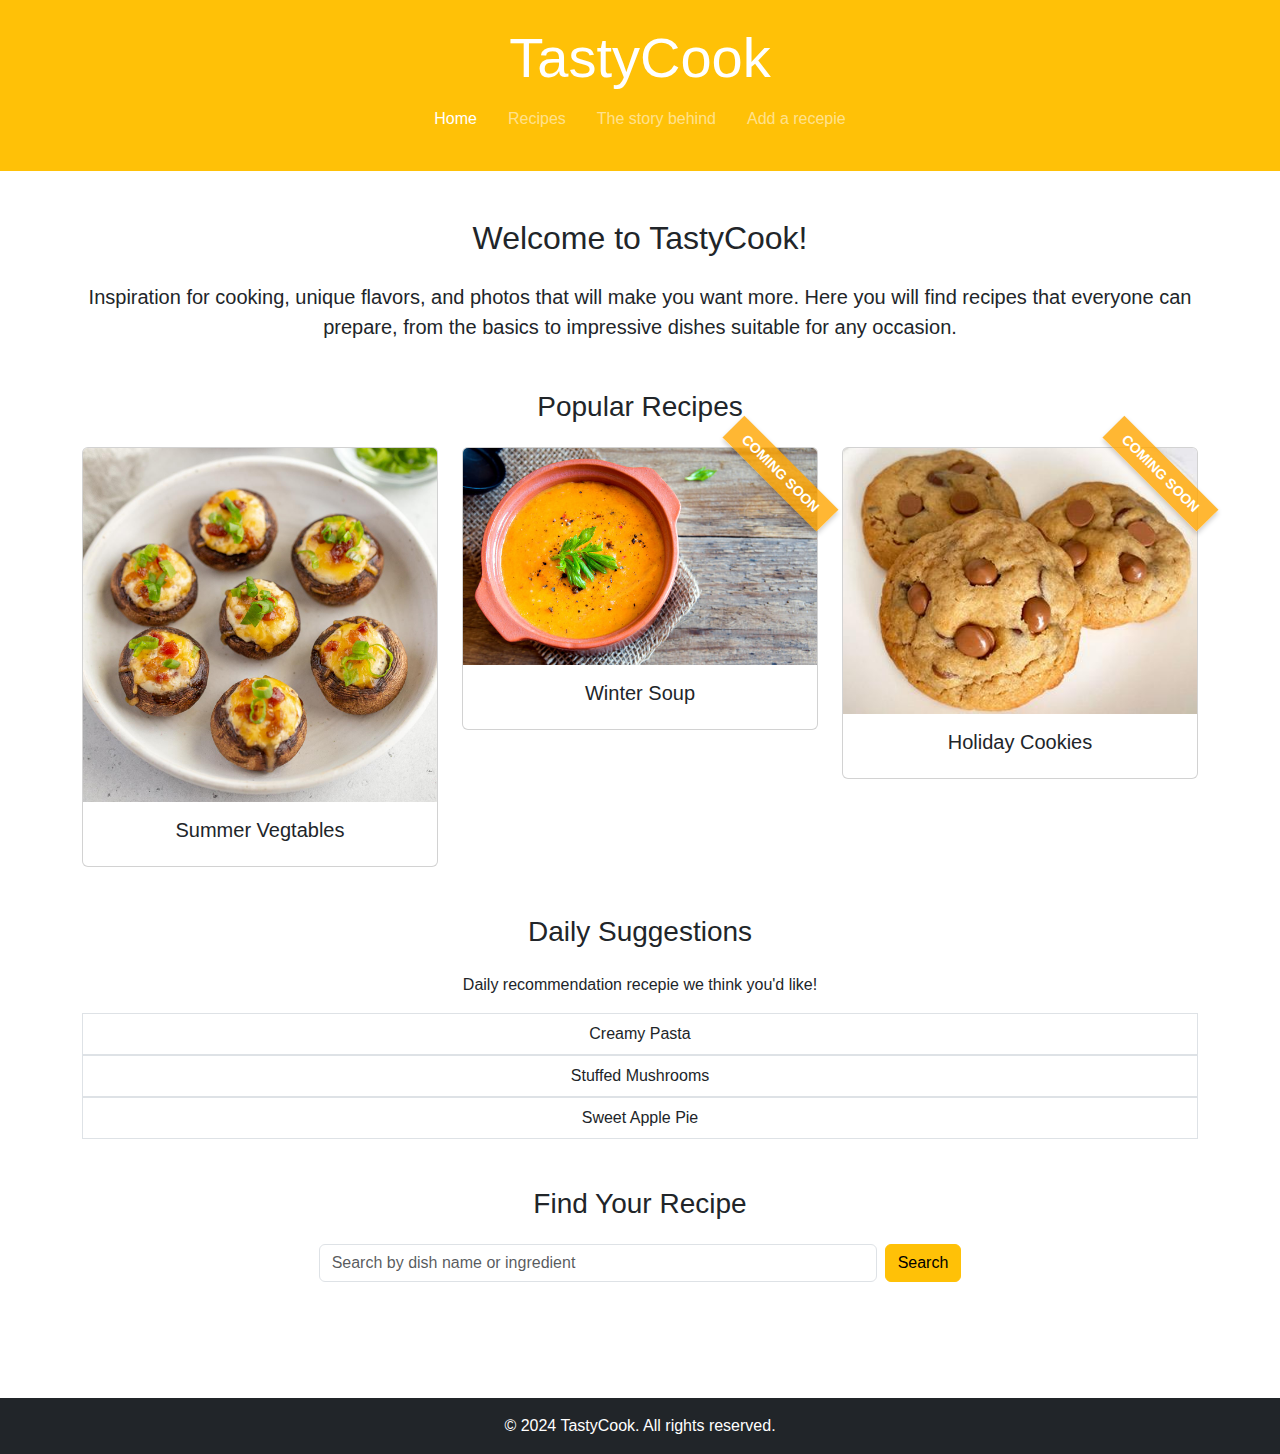
<file: TastyCook/index.html>
<!DOCTYPE html>
<html lang="en">
<head>
    <meta charset="UTF-8">
    <meta name="viewport" content="width=device-width, initial-scale=1.0">
    <title>TastyCook - Home</title>
    <link rel="stylesheet" href="https://cdn.jsdelivr.net/npm/bootstrap@5.3.0/dist/css/bootstrap.min.css">
    <link rel="stylesheet" href="CSS/style.css">
</head>
<body>
    <header class="bg-warning text-white py-4">
        <div class="container">
                <h1 class="display-4 mb-0 text-center">TastyCook</h1>
            </div>
            <nav class="navbar navbar-expand-lg navbar-dark">
                <div class="container-fluid">
                    <button class="navbar-toggler" type="button" data-bs-toggle="collapse" data-bs-target="#navbarNav" aria-controls="navbarNav" aria-expanded="false" aria-label="Toggle navigation">
                        <span class="navbar-toggler-icon"></span>
                    </button>
                    <div class="collapse navbar-collapse" id="navbarNav">
                        <ul class="navbar-nav mx-auto">
                            <li class="nav-item"><a class="nav-link active" href="index.html">Home</a></li>
                            <li class="nav-item"><a class="nav-link" href="files/recepies.html">Recipes</a></li>
                            <li class="nav-item"><a class="nav-link" href="files/story.html">The story behind</a></li>
                            <li class="nav-item"><a class="nav-link" href="files/addRecepie.html">Add a recepie</a></li>
                        </ul>
                    </div>
                </div>
            </nav>
        </div>
    </header>

    <main class="py-5">
        <section class="container text-center mb-5">
            <h2 class="mb-4">Welcome to TastyCook!</h2>
            <p class="lead">Inspiration for cooking, unique flavors, and photos that will make you want more. Here you will find recipes that everyone can prepare, from the basics to impressive dishes suitable for any occasion.</p>
        </section>

        <section class="container mb-5">
            <h3 class="text-center mb-4">Popular Recipes</h3>
            <div class="row g-4">
                <div class="col-md-4">
                    <div class="card">
                        <a href="files/mushroomRecepie.html"><img src="Images/Stuffed-Mushrooms.jpg" class="card-img-top" alt="mushroom"></a>
                        <div class="card-body">
                            <h5 class="card-title">Summer Vegtables</h5>
                        </div>
                    </div>
                </div>
                <div class="col-md-4">
                    <div class="card position-relative" onclick="showPopup()">
                        <a href="#"><img src="Images/soup.jpg" class="card-img-top" alt="soup"></a>
                        <div class="card-body">
                            <h5 class="card-title">Winter Soup</h5>
                        </div>
                        <div class="coming-soon">Coming Soon</div>
                    </div>
                    
                </div>

                <div class="col-md-4">
                    <div class="card position-relative" onclick="showPopup()">
                        <a href="#"><img src="Images/coockies.jpg" class="card-img-top" alt="coockies"></a>
                        <div class="card-body">
                            <h5 class="card-title">Holiday Cookies</h5>
                        </div>
                        <div class="coming-soon">Coming Soon</div>
                    </div>
                </div>
            </div>
        </section>

        <section class="container mb-5">
            <h3 class="text-center mb-4">Daily Suggestions</h3>
            <p class="text-center">Daily recommendation recepie we think you'd like!</p>
            <ul class="list-group list-group-flush text-center">
                <a class="recepie" onclick="showPopup()" href="# "><li class="list-group-item">Creamy Pasta</li></a>
                <a class="recepie"  href="files/mushroomRecepie.html"><li class="list-group-item">Stuffed Mushrooms</li></a>
                <a class="recepie" onclick="showPopup()" href="# "><li class="list-group-item">Sweet Apple Pie</li></a>
            </ul>
        </section>

        <section class="container text-center mb-5">
            <h3 class="mb-4">Find Your Recipe</h3>
            <form class="d-flex justify-content-center" action="files/recepies.html" method="GET">
                <input type="text" name="search" id="search" class="form-control w-50 me-2" placeholder="Search by dish name or ingredient">
                <button type="submit" class="btn btn-warning">Search</button>
            </form>            
        </section>
    </main>

    <footer class="bg-dark text-white text-center py-3">
        <p class="mb-0">&copy; 2024 TastyCook. All rights reserved.</p>
    </footer>
    <script src="https://cdn.jsdelivr.net/npm/bootstrap@5.3.0/dist/js/bootstrap.bundle.min.js"></script>
    <script src="JS/script_recepies.js"></script>
</body>
</html>
</file>
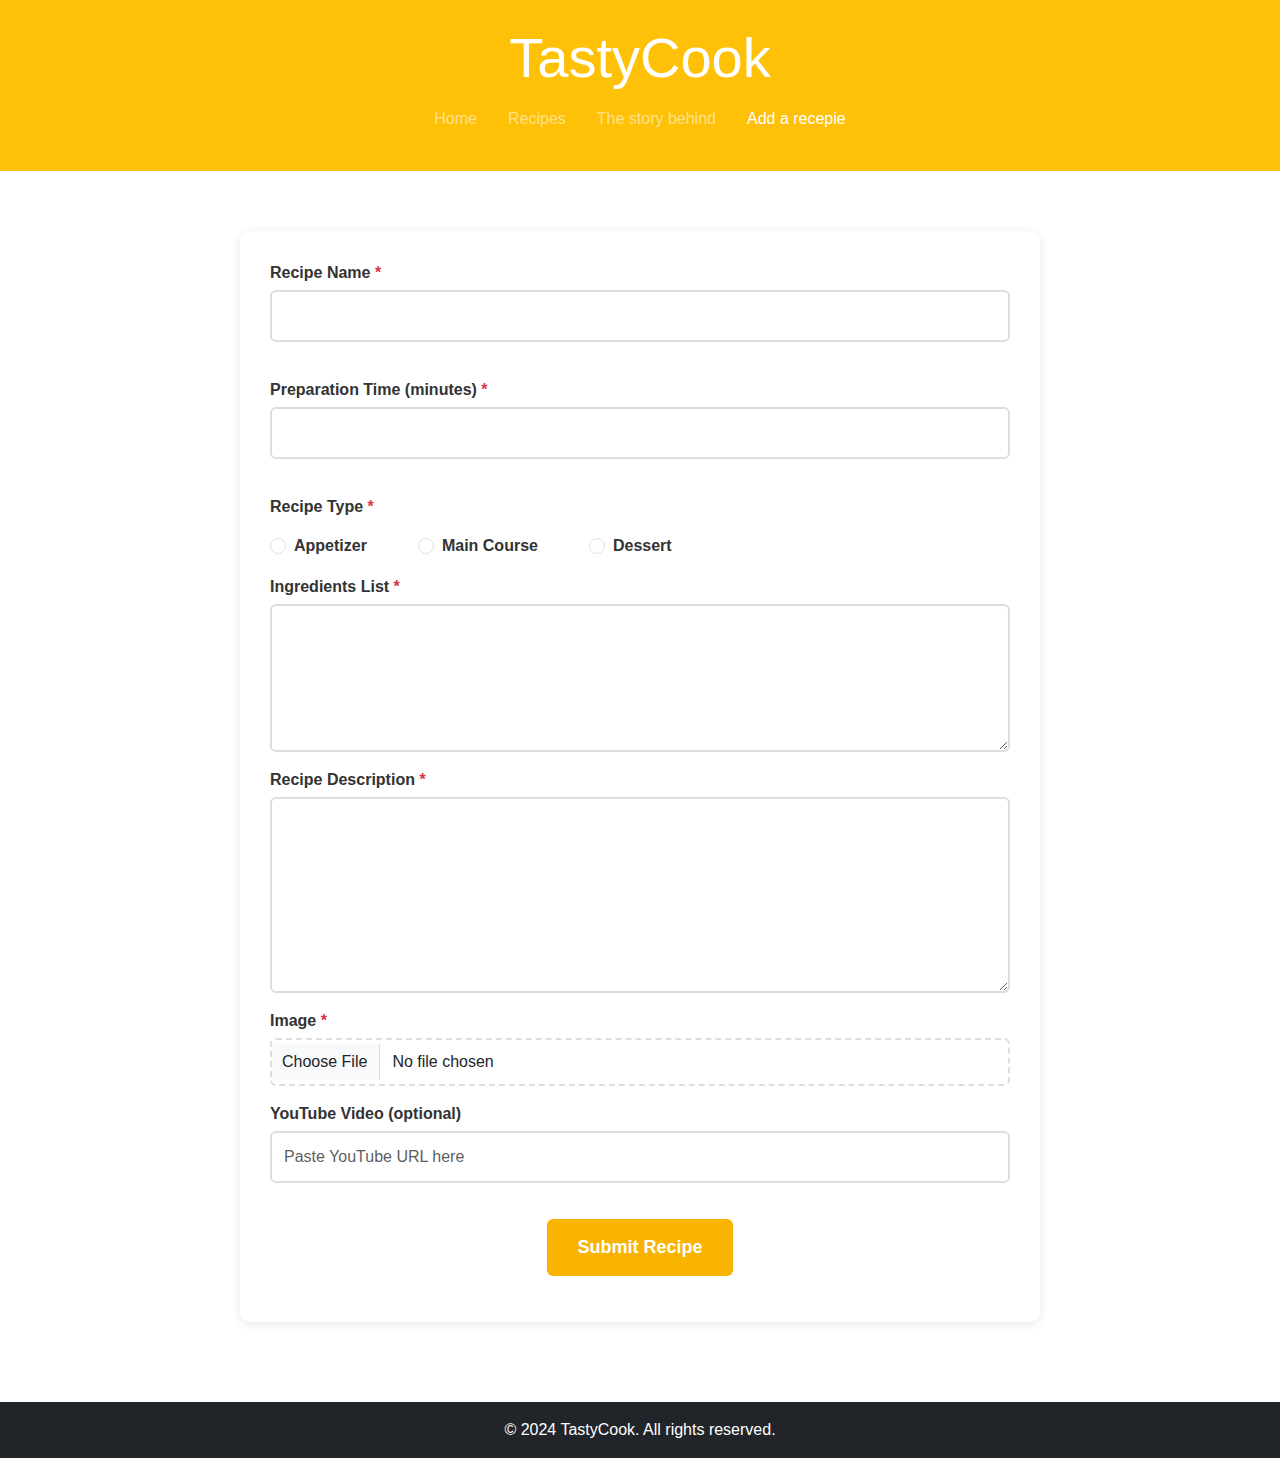
<file: TastyCook/files/addRecepie.html>
<!DOCTYPE html>
<html lang="en">
<head>
    <meta charset="UTF-8">
    <meta name="viewport" content="width=device-width, initial-scale=1.0">
    <title>Add a Recipe</title>
    <link href="https://cdn.jsdelivr.net/npm/bootstrap@5.3.0/dist/css/bootstrap.min.css" rel="stylesheet">
    <link rel="stylesheet" href="../CSS/style.css">
    <link rel="stylesheet" href="../CSS/addRecepie_style.css">

</head>
<body>
    <header class="bg-warning text-white py-4">
        <div class="container">
                <h1 class="display-4 mb-0 text-center">TastyCook</h1>
            </div>
            <nav class="navbar navbar-expand-lg navbar-dark">
                <div class="container-fluid">
                    <button class="navbar-toggler" type="button" data-bs-toggle="collapse" data-bs-target="#navbarNav" aria-controls="navbarNav" aria-expanded="false" aria-label="Toggle navigation">
                        <span class="navbar-toggler-icon"></span>
                    </button>
                    <div class="collapse navbar-collapse" id="navbarNav">
                        <ul class="navbar-nav mx-auto">
                            <li class="nav-item"><a class="nav-link" href="../index.html">Home</a></li>
                            <li class="nav-item"><a class="nav-link" href="recepies.html">Recipes</a></li>
                            <li class="nav-item"><a class="nav-link" href="story.html">The story behind</a></li>
                            <li class="nav-item"><a class="nav-link active" href="addRecepie.html">Add a recepie</a></li>
                        </ul>
                    </div>
                </div>
            </nav>
        </div>
    </header>
    
    <main>
        <section class="form-container">
            <form id="recipeForm" class="needs-validation" novalidate action="../php/addRecepie.php" method="POST" enctype="multipart/form-data">

                <div class="mb-3">
                    <label for="recipeName" class="form-label">Recipe Name <span class="text-danger">*</span></label>
                    <input type="text" class="form-control" id="recipeName" name="recipeName" required>
                    <div class="invalid-feedback">
                        Please enter a recipe name.
                    </div>
                </div>
                
                <div class="mb-3">
                    <label for="prepTime" class="form-label">Preparation Time (minutes) <span class="text-danger">*</span></label>
                    <input type="number" class="form-control" id="prepTime" name="prepTime" required>
                    <div class="invalid-feedback">
                        Please enter preparation time.
                    </div>
                </div>

                <div class="mb-3">
                    <label class="form-label">Recipe Type <span class="text-danger">*</span></label>
                    <div class="radio-group">
                        <div class="form-check form-check-inline">
                            <input type="radio" class="form-check-input" id="appetizer" name="recipeType" value="Appetizer" required>
                            <label class="form-check-label" for="appetizer">Appetizer</label>
                        </div>
                        
                        <div class="form-check form-check-inline">
                            <input type="radio" class="form-check-input" id="mainCourse" name="recipeType" value="Main Course">
                            <label class="form-check-label" for="mainCourse">Main Course</label>
                        </div>
                        
                        <div class="form-check form-check-inline">
                            <input type="radio" class="form-check-input" id="dessert" name="recipeType" value="Dessert">
                            <label class="form-check-label" for="dessert">Dessert</label>
                    </div>
                </div>

                <div class="mb-3">
                    <label for="IngredientsText" class="form-label">Ingredients List <span class="text-danger">*</span></label>
                    <textarea class="form-control" id="IngredientsText" name="IngredientsText" rows="5" required></textarea>
                    <div class="invalid-feedback">
                        Please enter the ingredients.
                    </div>
                </div>
                
                <div class="mb-3">
                    <label for="recipeText" class="form-label">Recipe Description <span class="text-danger">*</span></label>
                    <textarea class="form-control" id="recipeText" name="recipeText" rows="7" required></textarea>
                    <div class="invalid-feedback">
                        Please enter the recipe description.
                    </div>
                </div>

                <div class="mb-3">
                    <label for="recipeImage" class="form-label">Image <span class="text-danger">*</span></label>
                    <input type="file" class="form-control" id="recipeImage" name="recipeImage" accept="image/*" required>
                    <div class="invalid-feedback">
                        Please select an image.
                    </div>
                </div>
                
                <div class="mb-3">
                    <label for="videoUrl" class="form-label">YouTube Video (optional)</label>
                    <input type="url" class="form-control" id="videoUrl" name="videoUrl" placeholder="Paste YouTube URL here">
                </div>
                
                <button type="submit" class="btn btn-warning btn-lg">Submit Recipe</button>
            </form>
            <div id="feedback" class="alert alert-success mt-3 hidden" role="alert">
                Recipe added successfully!
            </div>
        </section>
    </main>
    <footer class="bg-dark text-white text-center py-3">
        <p class="mb-0">&copy; 2024 TastyCook. All rights reserved.</p>
    </footer>
    <script src="https://cdn.jsdelivr.net/npm/bootstrap@5.3.0/dist/js/bootstrap.bundle.min.js"></script>
    <script src="../JS/script_recepies.js"></script>
</body>
</html>
</file>
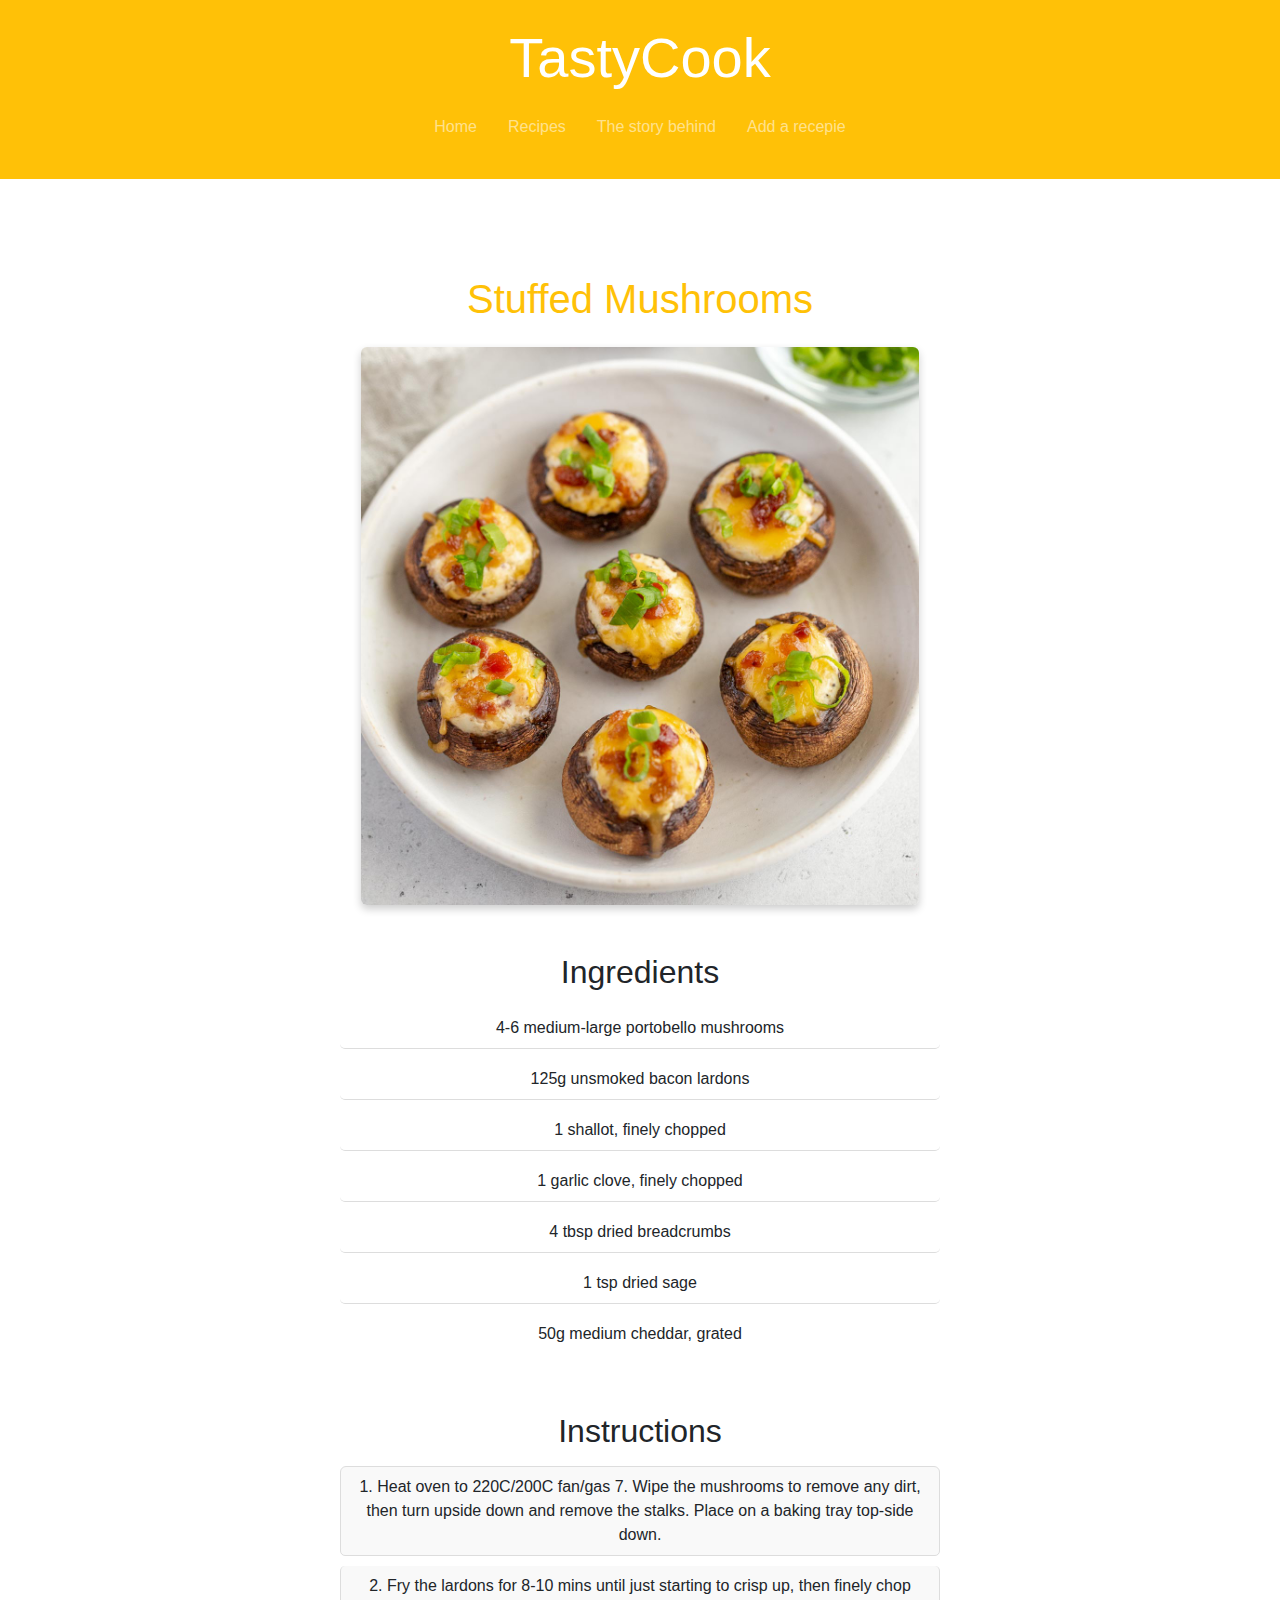
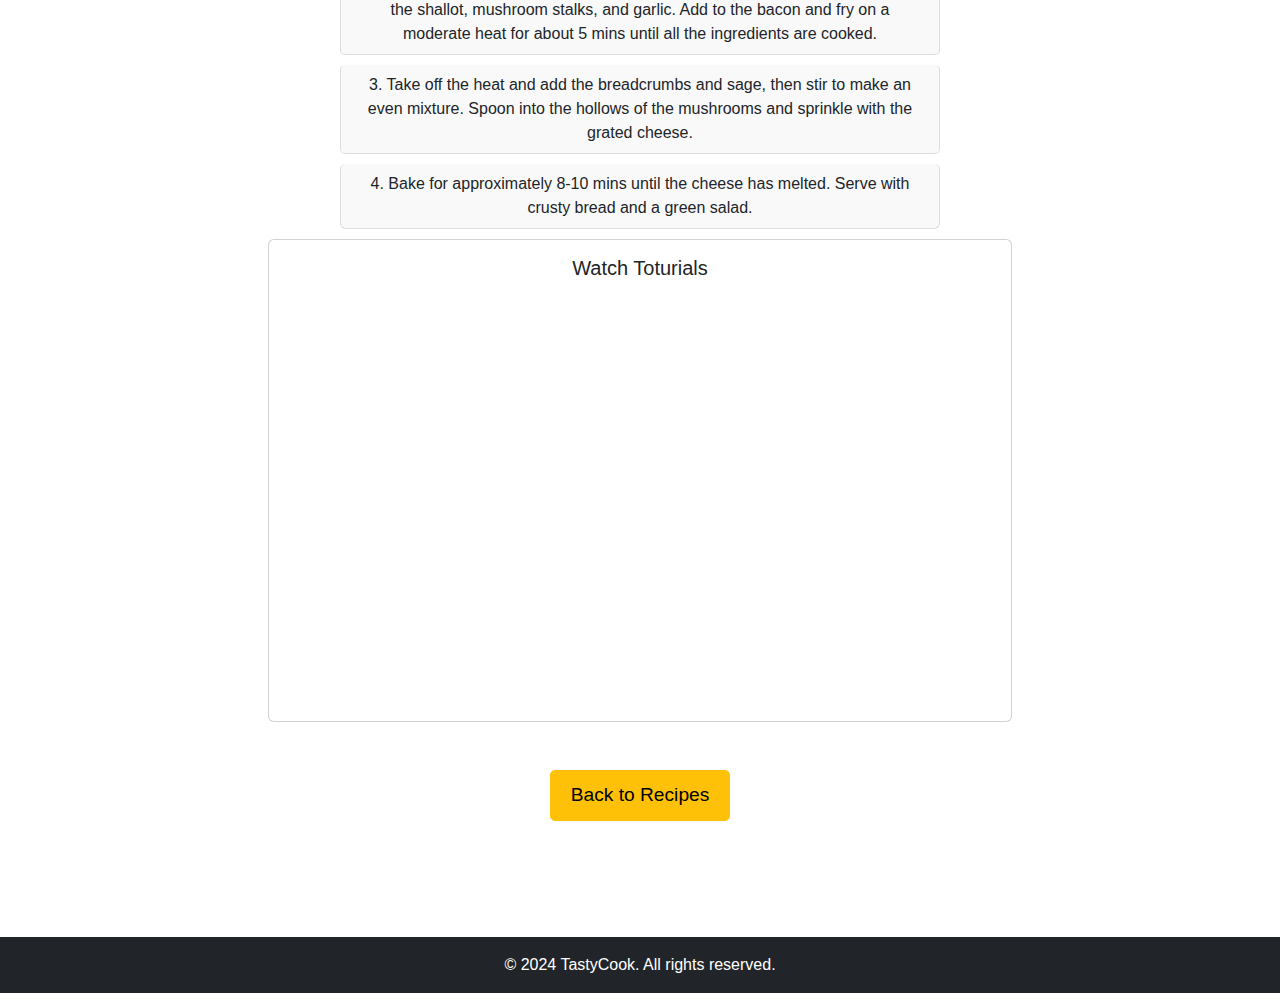
<file: TastyCook/files/mushroomRecepie.html>
<!DOCTYPE html>
<html lang="en">
<head>
    <meta charset="UTF-8">
    <meta name="viewport" content="width=device-width, initial-scale=1.0">
    <title>TastyCook - mushrooms</title>
    <link rel="stylesheet" href="https://cdn.jsdelivr.net/npm/bootstrap@5.3.0/dist/css/bootstrap.min.css">
    <link rel="stylesheet" href="../CSS/style.css">
    <link rel="stylesheet" href="../CSS/mushroomRecepie_style.css">
</head>
<body>
    <header class="bg-warning text-white text-center py-4">
        <div class="container">
            <h1 class="display-4">TastyCook</h1>
            <nav class="navbar navbar-expand-lg navbar-dark">
                <div class="container-fluid">
                    <button class="navbar-toggler" type="button" data-bs-toggle="collapse" data-bs-target="#navbarNav" aria-controls="navbarNav" aria-expanded="false" aria-label="Toggle navigation">
                        <span class="navbar-toggler-icon"></span>
                    </button>
                    <div class="collapse navbar-collapse" id="navbarNav">
                        <ul class="navbar-nav mx-auto">
                            <li class="nav-item"><a class="nav-link" href="../index.html">Home</a></li>
                            <li class="nav-item"><a class="nav-link" href="recepies.html">Recipes</a></li>
                            <li class="nav-item"><a class="nav-link" href="story.html">The story behind</a></li>
                            <li class="nav-item"><a class="nav-link" href="addRecepie.html">Add a recepie</a></li>
                        </ul>
                    </div>
                </div>
            </nav>
        </div>
    </header>

    <main class="py-5">
        <main class="py-5">
            <div class="container">
                <h1 class="text-warning mb-4">Stuffed Mushrooms</h1>
        
                <div class="text-center mb-5">
                    <img src="../Images/Stuffed-Mushrooms.jpg" alt="Stuffed Mushrooms" class="img-fluid rounded" style="width: 50%;">
                </div>
               
                <section class="ingredients mb-5">
                    <h2 class="mb-3">Ingredients</h2>
                    <ul class="list-group list-group-flush">
                        <li class="list-group-item">4-6 medium-large portobello mushrooms</li>
                        <li class="list-group-item">125g unsmoked bacon lardons</li>
                        <li class="list-group-item">1 shallot, finely chopped</li>
                        <li class="list-group-item">1 garlic clove, finely chopped</li>
                        <li class="list-group-item">4 tbsp dried breadcrumbs</li>
                        <li class="list-group-item">1 tsp dried sage</li>
                        <li class="list-group-item">50g medium cheddar, grated</li>
                    </ul>
                </section>
    
                <section class="instructions">
                    <h2 class="mb-3">Instructions</h2>
                    <ol class="list-group list-group-numbered">
                        <li class="list-group-item">
                            Heat oven to 220C/200C fan/gas 7. Wipe the mushrooms to remove any dirt, then turn upside down and remove the stalks. Place on a baking tray top-side down.
                        </li>
                        <li class="list-group-item">
                            Fry the lardons for 8-10 mins until just starting to crisp up, then finely chop the shallot, mushroom stalks, and garlic. Add to the bacon and fry on a moderate heat for about 5 mins until all the ingredients are cooked.
                        </li>
                        <li class="list-group-item">
                            Take off the heat and add the breadcrumbs and sage, then stir to make an even mixture. Spoon into the hollows of the mushrooms and sprinkle with the grated cheese.
                        </li>
                        <li class="list-group-item">
                            Bake for approximately 8-10 mins until the cheese has melted. Serve with crusty bread and a green salad.
                        </li>
                    </ol>
                </section>
                <div class="col-8 video">
                    <div class="card">
                        <div class="card-body">
                            <h5 class="card-title">Watch Toturials</h5>
                          </div>
                      <div class="ratio ratio-16x9">
                        <iframe width="560" height="315" src="https://www.youtube.com/embed/WMSO7qYjTm0?si=pPBK5fS3rZLT3Vkh" title="YouTube video player" frameborder="0" allow="accelerometer; autoplay; clipboard-write; encrypted-media; gyroscope; picture-in-picture; web-share" referrerpolicy="strict-origin-when-cross-origin" allowfullscreen></iframe>
                      </div>
                    </div>
                  </div>
                </div>
                <div class="text-center mt-5">
                    <a href="recepies.html" class="btn btn-warning btn-lg">Back to Recipes</a>
                </div>
            </div>
        </main>
        
    </main>

    <footer class="bg-dark text-white text-center py-3">
        <p class="mb-0">&copy; 2024 TastyCook. All rights reserved.</p>
    </footer>
    <script src="https://cdn.jsdelivr.net/npm/bootstrap@5.3.0/dist/js/bootstrap.bundle.min.js"></script>
</body>
</html>
</file>
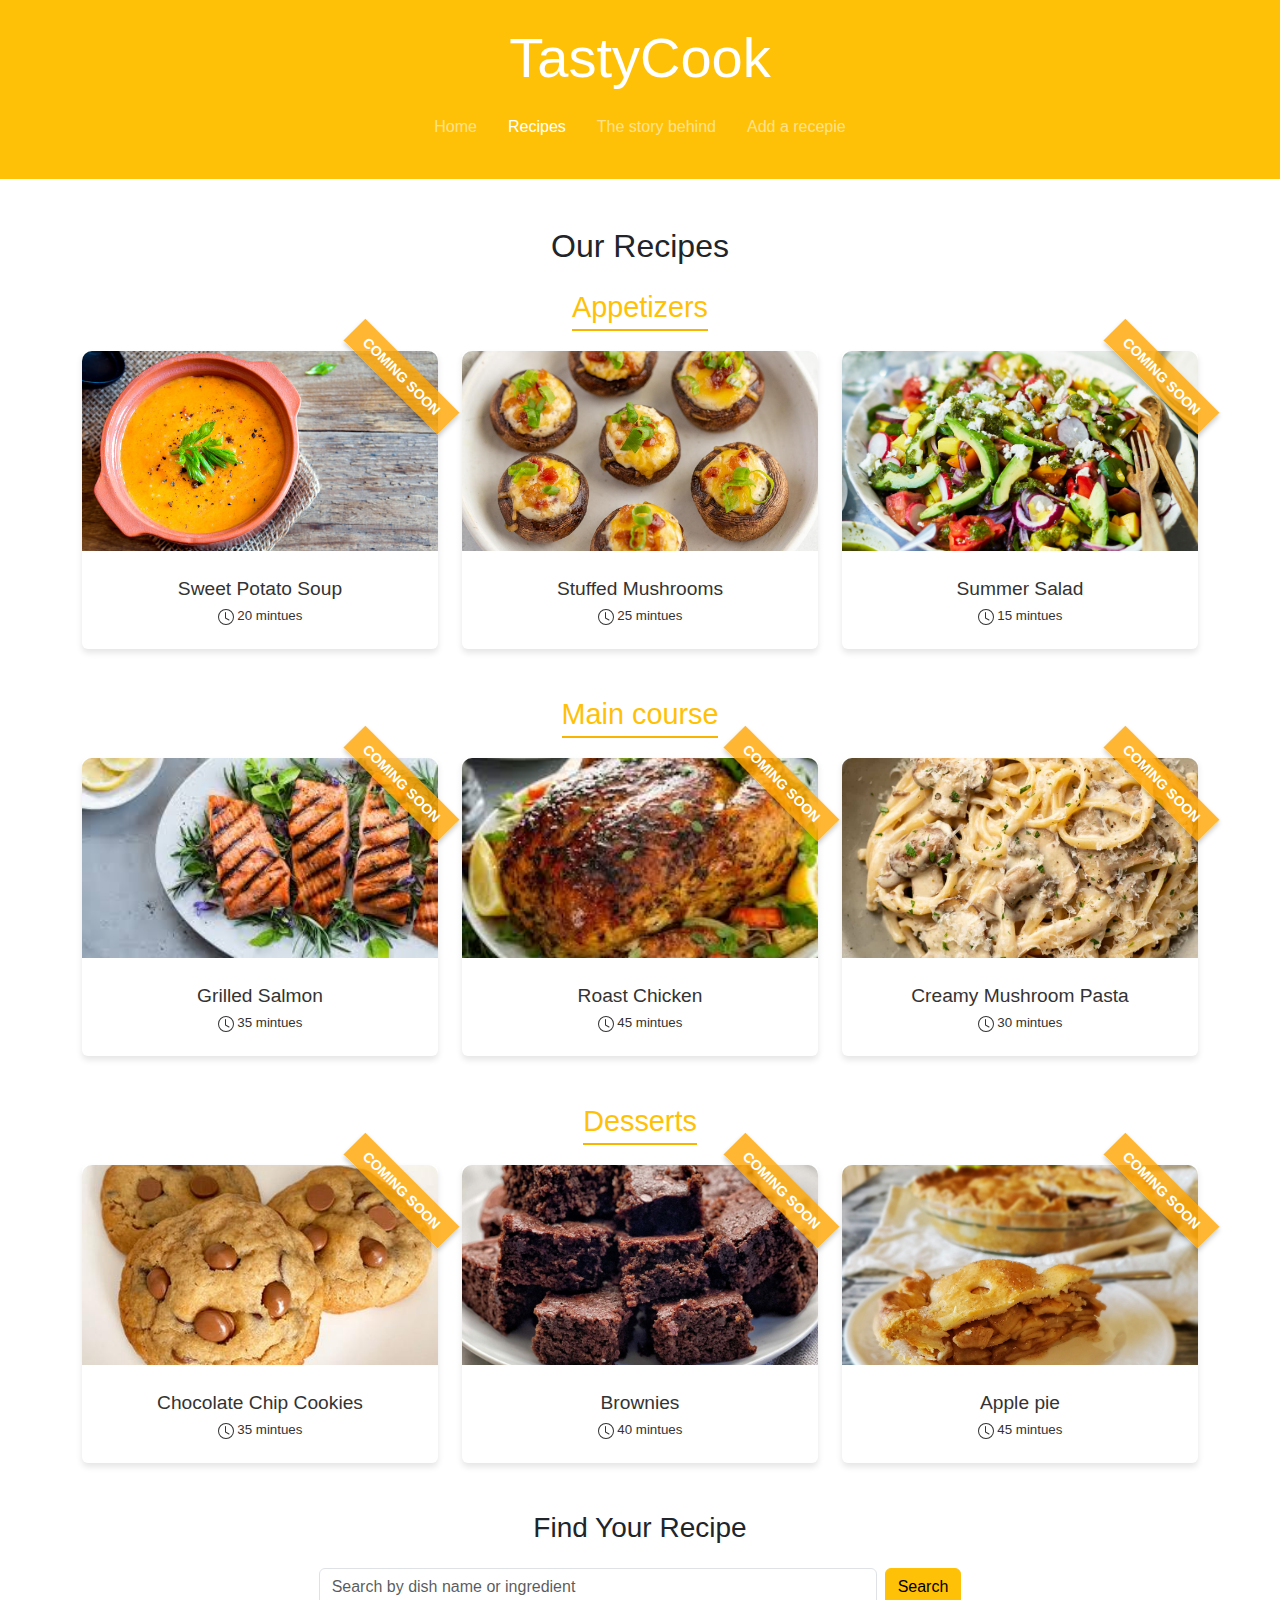
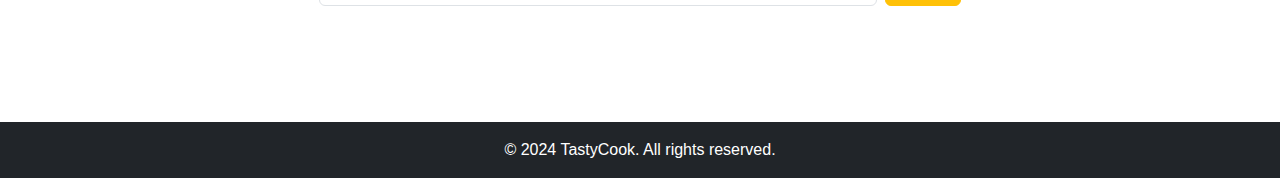
<file: TastyCook/files/recepies.html>
<!DOCTYPE html>
<html lang="en">
<head>
    <meta charset="UTF-8">
    <meta name="viewport" content="width=device-width, initial-scale=1.0">
    <title>TastyCook - Recepies</title>
    <link rel="stylesheet" href="https://cdn.jsdelivr.net/npm/bootstrap@5.3.0/dist/css/bootstrap.min.css">
    <link rel="stylesheet" href="../CSS/style.css">
    <link rel ="stylesheet" href="../CSS/recepie_style.css">
</head>
<body>
    <header class="bg-warning text-white text-center py-4">
        <div class="container">
            <h1 class="display-4">TastyCook</h1>
            <nav class="navbar navbar-expand-lg navbar-dark">
                <div class="container-fluid">
                    <button class="navbar-toggler" type="button" data-bs-toggle="collapse" data-bs-target="#navbarNav" aria-controls="navbarNav" aria-expanded="false" aria-label="Toggle navigation">
                        <span class="navbar-toggler-icon"></span>
                    </button>
                    <div class="collapse navbar-collapse" id="navbarNav">
                        <ul class="navbar-nav mx-auto">
                            <li class="nav-item"><a class="nav-link" href="../index.html">Home</a></li>
                            <li class="nav-item"><a class="nav-link active" href="recepies.html">Recipes</a></li>
                            <li class="nav-item"><a class="nav-link" href="story.html">The story behind</a></li>
                            <li class="nav-item"><a class="nav-link" href="addRecepie.html">Add a recepie</a></li>
                        </ul>
                    </div>
                </div>
            </nav>
        </div>
    </header>

    <main class="py-5">
            <div class="container">
                <h2 class="mb-4">Our Recipes</h2>
        
                <!-- Appetizers -->
                <section class="category mb-5">
                    <h3 class="text-warning">Appetizers</h3>
                    <div class="row g-4">
                        <div class="col-md-4">
                            <div class="card h-100" onclick="showPopup()">
                                <img src="../Images/soup.jpg" class="card-img-top" alt="soup">
                                <div class="card-body">
                                    <h5 class="card-title">Sweet Potato Soup</h5>
                                    <h6 class="time"><svg xmlns="http://www.w3.org/2000/svg" width="16" height="16" fill="currentColor" class="bi bi-clock" viewBox="0 0 16 16">
                                        <path d="M8 3.5a.5.5 0 0 0-1 0V9a.5.5 0 0 0 .252.434l3.5 2a.5.5 0 0 0 .496-.868L8 8.71z"/>
                                        <path d="M8 16A8 8 0 1 0 8 0a8 8 0 0 0 0 16m7-8A7 7 0 1 1 1 8a7 7 0 0 1 14 0"/>
                                      </svg>  20 mintues</h6>
                                </div>
                                <div class="coming-soon">Coming Soon</div>
                            </div>
                        </div>
                        <div class="col-md-4">
                            <div class="card h-100">
                                <a class="recepie" href="mushroomRecepie.html">
                                    <img src="../Images/Stuffed-Mushrooms.jpg" class="card-img-top" alt="mushrooms">
                                    <div class="card-body">
                                        <h5 class="card-title">Stuffed Mushrooms</h5>
                                        <h6 class="time"><svg xmlns="http://www.w3.org/2000/svg" width="16" height="16" fill="currentColor" class="bi bi-clock" viewBox="0 0 16 16">
                                            <path d="M8 3.5a.5.5 0 0 0-1 0V9a.5.5 0 0 0 .252.434l3.5 2a.5.5 0 0 0 .496-.868L8 8.71z"/>
                                            <path d="M8 16A8 8 0 1 0 8 0a8 8 0 0 0 0 16m7-8A7 7 0 1 1 1 8a7 7 0 0 1 14 0"/>
                                        </svg>  25 mintues</h6>
                                    </a>
                                </div>
                            </div>
                        </div>
                        <div class="col-md-4">
                            <div class="card h-100" onclick="showPopup()">
                                <img src="../Images/salad.jpg" class="card-img-top" alt="salad">
                                <div class="card-body">
                                    <h5 class="card-title">Summer Salad</h5>
                                    <h6 class="time"><svg xmlns="http://www.w3.org/2000/svg" width="16" height="16" fill="currentColor" class="bi bi-clock" viewBox="0 0 16 16">
                                        <path d="M8 3.5a.5.5 0 0 0-1 0V9a.5.5 0 0 0 .252.434l3.5 2a.5.5 0 0 0 .496-.868L8 8.71z"/>
                                        <path d="M8 16A8 8 0 1 0 8 0a8 8 0 0 0 0 16m7-8A7 7 0 1 1 1 8a7 7 0 0 1 14 0"/>
                                      </svg>  15 mintues</h6>
                                </div>
                                <div class="coming-soon">Coming Soon</div>
                            </div>
                        </div>
                    </div>
                </section>
        
                <!-- Entrees -->
                <section class="category mb-5">
                    <h3 class="text-warning">Main course</h3>
                    <div class="row g-4">
                        <div class="col-md-4">
                            <div class="card h-100" onclick="showPopup()">
                                <img src="../Images/salmon.jfif" class="card-img-top" alt="salmon">
                                <div class="card-body">
                                    <h5 class="card-title">Grilled Salmon</h5>
                                    <h6 class="time"><svg xmlns="http://www.w3.org/2000/svg" width="16" height="16" fill="currentColor" class="bi bi-clock" viewBox="0 0 16 16">
                                        <path d="M8 3.5a.5.5 0 0 0-1 0V9a.5.5 0 0 0 .252.434l3.5 2a.5.5 0 0 0 .496-.868L8 8.71z"/>
                                        <path d="M8 16A8 8 0 1 0 8 0a8 8 0 0 0 0 16m7-8A7 7 0 1 1 1 8a7 7 0 0 1 14 0"/>
                                      </svg>  35 mintues</h6>
                                </div>
                                <div class="coming-soon">Coming Soon</div>
                            </div>
                        </div>
                        <div class="col-md-4">
                            <div class="card h-100" onclick="showPopup()">
                                <img src="../Images/chicken.jfif" class="card-img-top" alt="chicken">
                                <div class="card-body">
                                    <h5 class="card-title">Roast Chicken</h5>
                                    <h6 class="time"><svg xmlns="http://www.w3.org/2000/svg" width="16" height="16" fill="currentColor" class="bi bi-clock" viewBox="0 0 16 16">
                                        <path d="M8 3.5a.5.5 0 0 0-1 0V9a.5.5 0 0 0 .252.434l3.5 2a.5.5 0 0 0 .496-.868L8 8.71z"/>
                                        <path d="M8 16A8 8 0 1 0 8 0a8 8 0 0 0 0 16m7-8A7 7 0 1 1 1 8a7 7 0 0 1 14 0"/>
                                      </svg>  45 mintues</h6>
                                </div>
                                <div class="coming-soon">Coming Soon</div>
                            </div>
                        </div>
                        <div class="col-md-4">
                            <div class="card h-100" onclick="showPopup()">
                                <img src="../Images/creamy-mushroom-pasta.jpg" class="card-img-top" alt="pasta">
                                <div class="card-body">
                                    <h5 class="card-title">Creamy Mushroom Pasta</h5>
                                    <h6 class="time"><svg xmlns="http://www.w3.org/2000/svg" width="16" height="16" fill="currentColor" class="bi bi-clock" viewBox="0 0 16 16">
                                        <path d="M8 3.5a.5.5 0 0 0-1 0V9a.5.5 0 0 0 .252.434l3.5 2a.5.5 0 0 0 .496-.868L8 8.71z"/>
                                        <path d="M8 16A8 8 0 1 0 8 0a8 8 0 0 0 0 16m7-8A7 7 0 1 1 1 8a7 7 0 0 1 14 0"/>
                                      </svg>  30 mintues</h6>
                                </div>
                                <div class="coming-soon">Coming Soon</div>
                            </div>
                        </div>
                    </div>
                </section>
                
                <!-- Entrees -->
                <section class="category mb-5">
                    <h3 class="text-warning">Desserts</h3>
                    <div class="row g-4">
                        <div class="col-md-4">
                            <div class="card h-100" onclick="showPopup()">
                                <img src="../Images/coockies.jpg" class="card-img-top" alt="cookies">
                                <div class="card-body">
                                    <h5 class="card-title">Chocolate Chip Cookies</h5>
                                    <h6 class="time"><svg xmlns="http://www.w3.org/2000/svg" width="16" height="16" fill="currentColor" class="bi bi-clock" viewBox="0 0 16 16">
                                        <path d="M8 3.5a.5.5 0 0 0-1 0V9a.5.5 0 0 0 .252.434l3.5 2a.5.5 0 0 0 .496-.868L8 8.71z"/>
                                        <path d="M8 16A8 8 0 1 0 8 0a8 8 0 0 0 0 16m7-8A7 7 0 1 1 1 8a7 7 0 0 1 14 0"/>
                                      </svg>  35 mintues</h6>
                                </div>
                                <div class="coming-soon">Coming Soon</div>
                            </div>
                        </div>
                        <div class="col-md-4">
                            <div class="card h-100" onclick="showPopup()">
                                <img src="../Images/brownie.jpg" class="card-img-top" alt="brownies">
                                <div class="card-body">
                                    <h5 class="card-title">Brownies</h5>
                                    <h6 class="time"><svg xmlns="http://www.w3.org/2000/svg" width="16" height="16" fill="currentColor" class="bi bi-clock" viewBox="0 0 16 16">
                                        <path d="M8 3.5a.5.5 0 0 0-1 0V9a.5.5 0 0 0 .252.434l3.5 2a.5.5 0 0 0 .496-.868L8 8.71z"/>
                                        <path d="M8 16A8 8 0 1 0 8 0a8 8 0 0 0 0 16m7-8A7 7 0 1 1 1 8a7 7 0 0 1 14 0"/>
                                      </svg>  40 mintues</h6>
                                </div>
                                <div class="coming-soon">Coming Soon</div>
                            </div>
                        </div>
                        <div class="col-md-4">
                            <div class="card h-100" onclick="showPopup()">
                                <img src="../Images/Apple-Pie.jpg" class="card-img-top" alt="apple pie">
                                <div class="card-body">
                                    <h5 class="card-title">Apple pie</h5>
                                    <h6 class="time"><svg xmlns="http://www.w3.org/2000/svg" width="16" height="16" fill="currentColor" class="bi bi-clock" viewBox="0 0 16 16">
                                        <path d="M8 3.5a.5.5 0 0 0-1 0V9a.5.5 0 0 0 .252.434l3.5 2a.5.5 0 0 0 .496-.868L8 8.71z"/>
                                        <path d="M8 16A8 8 0 1 0 8 0a8 8 0 0 0 0 16m7-8A7 7 0 1 1 1 8a7 7 0 0 1 14 0"/>
                                      </svg>  45 mintues</h6>
                                </div>
                                <div class="coming-soon">Coming Soon</div>
                            </div>
                        </div>
                    </div>
                </section>
<!--search bar-->
            </div>
            <section class="container text-center mb-5">
                <h3 class="mb-4">Find Your Recipe</h3>
                <form class="d-flex justify-content-center">
                    <input type="text" id="search" class="form-control w-50 me-2" placeholder="Search by dish name or ingredient">
                    <button id="search-btn" class="btn btn-warning">Search</button>
                </form>
            </section>
    </main>

    <footer class="bg-dark text-white text-center py-3">
        <p class="mb-0">&copy; 2024 TastyCook. All rights reserved.</p>
    </footer>
    <script src="../JS/script_recepies.js">
        </script>
    <script src="https://cdn.jsdelivr.net/npm/bootstrap@5.3.0/dist/js/bootstrap.bundle.min.js"></script>
</body>
</html>
</file>
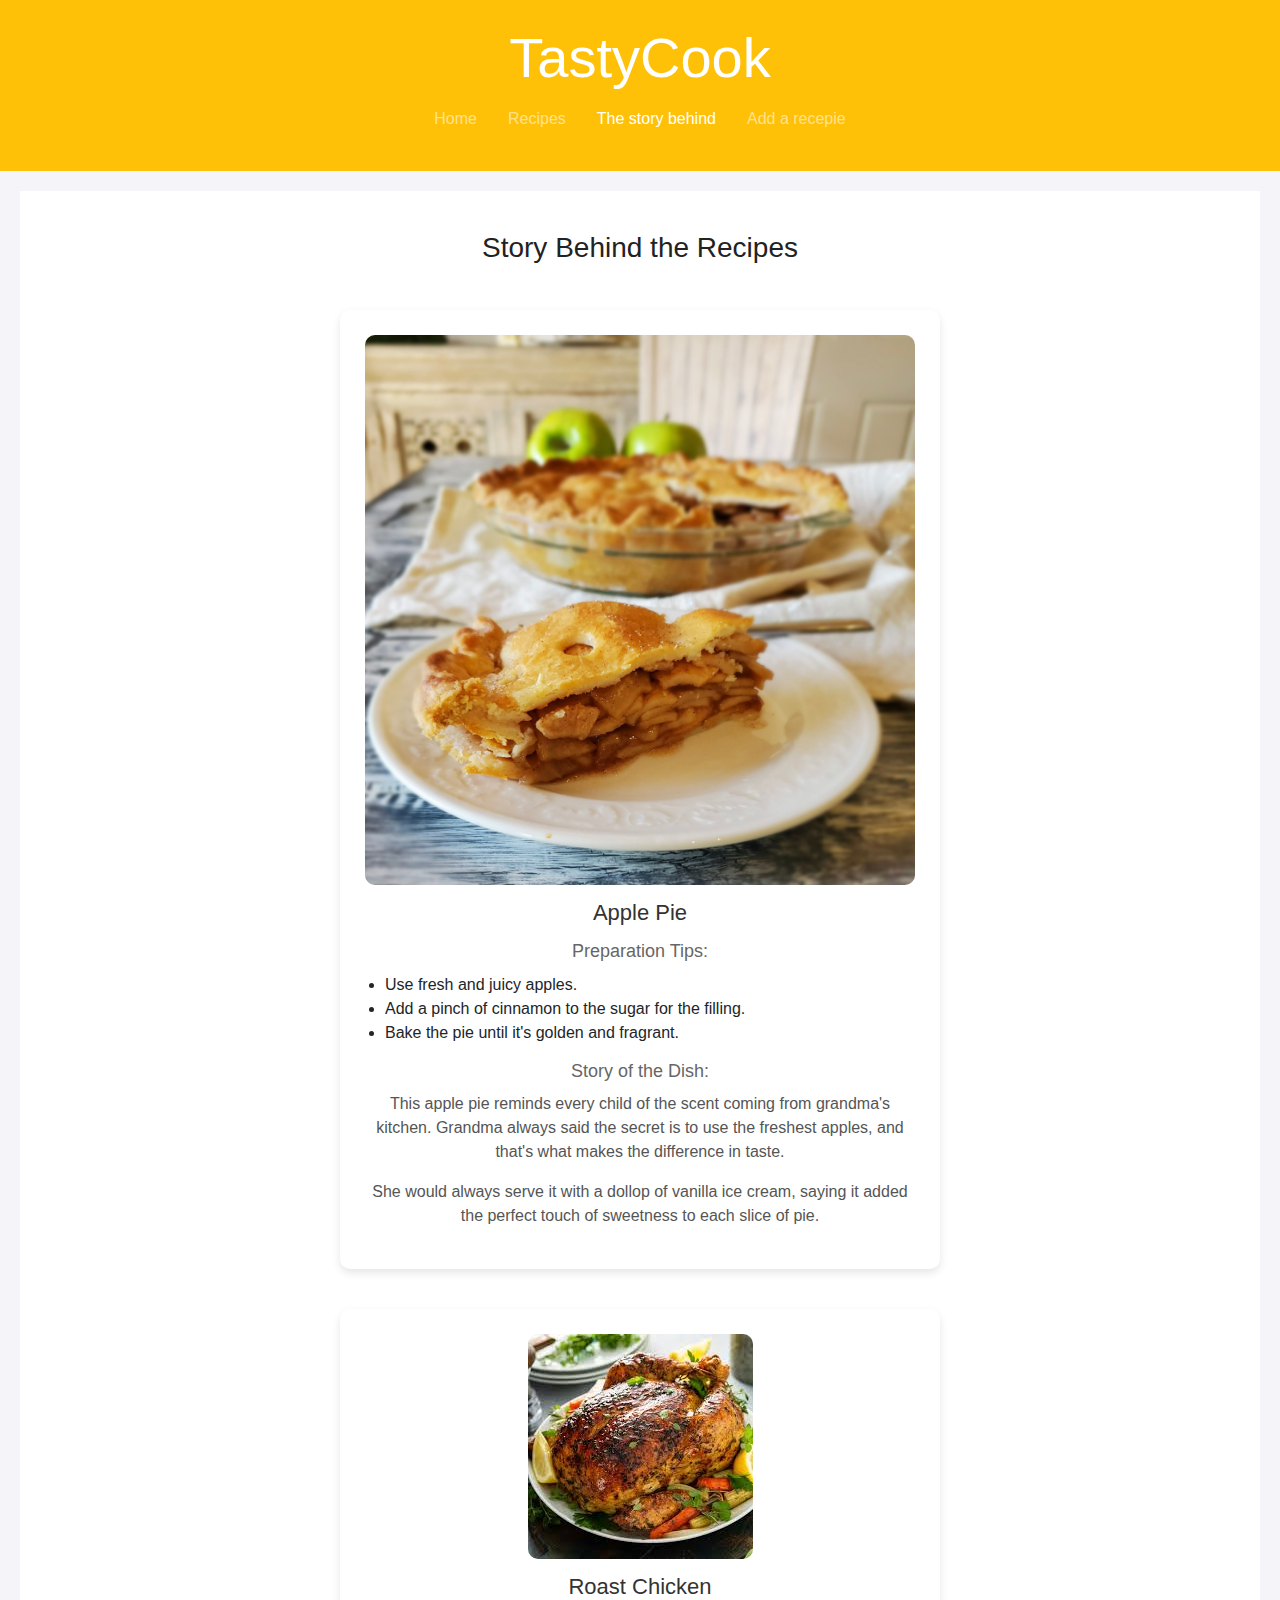
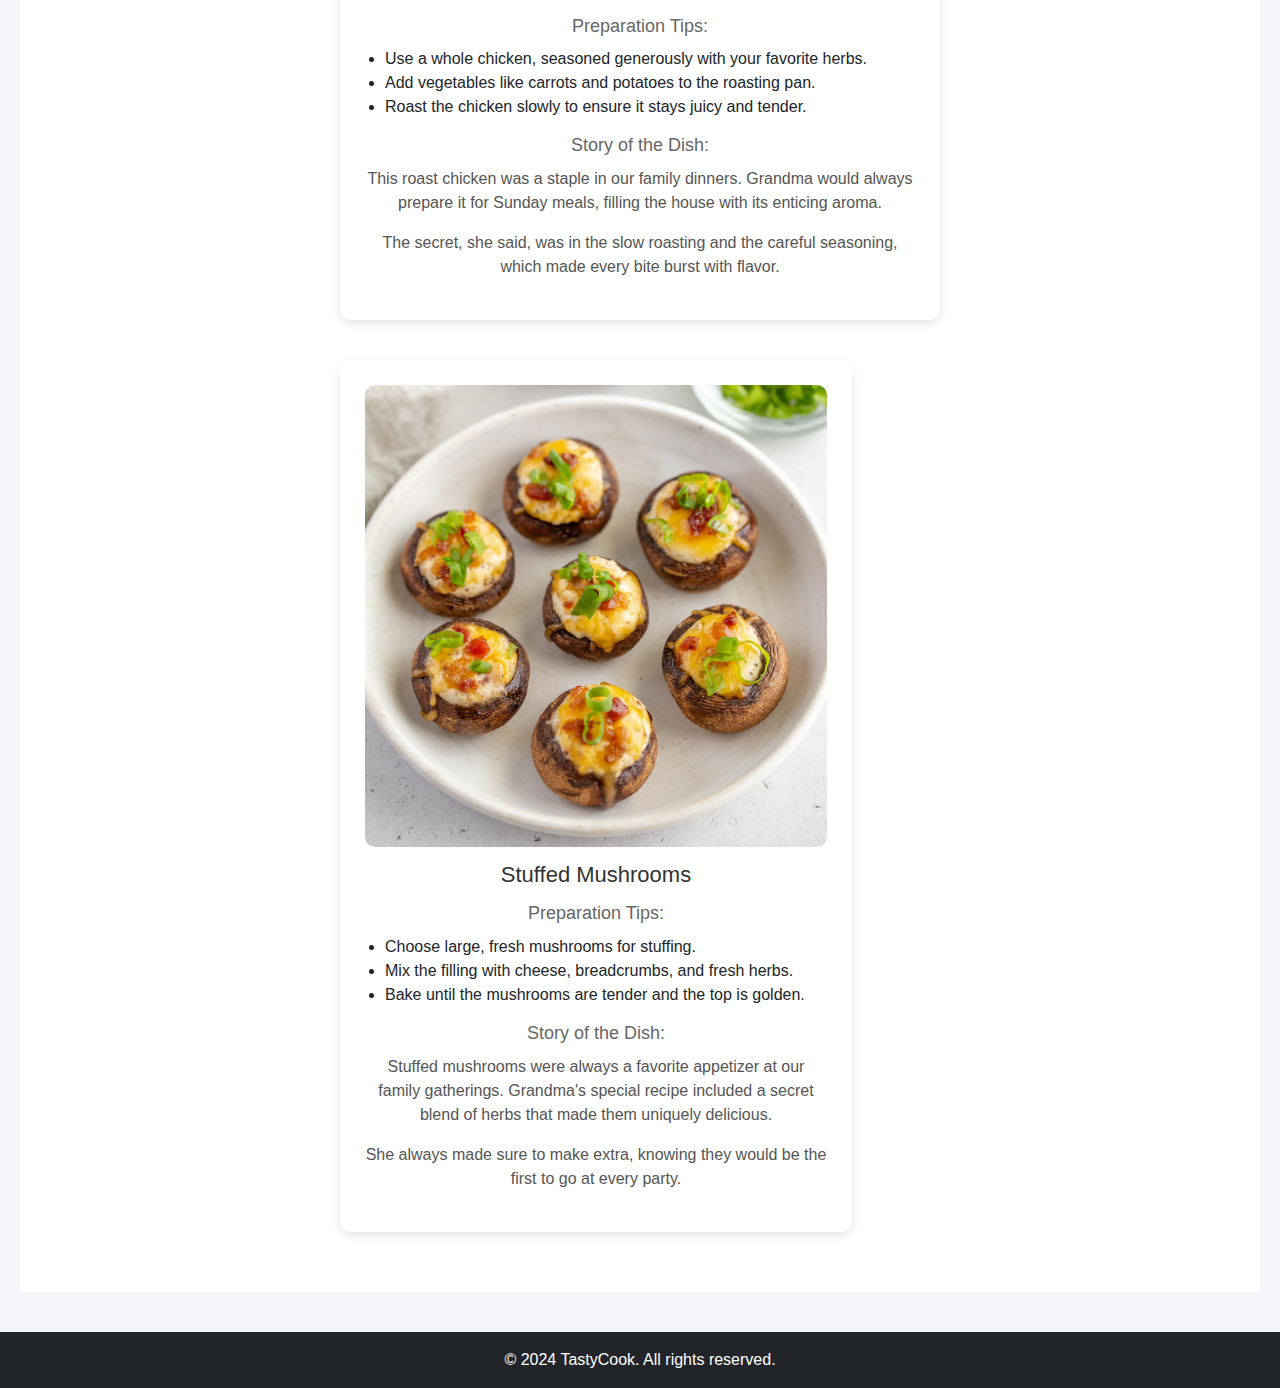
<file: TastyCook/files/story.html>
<!DOCTYPE html>
<html lang="en">
<head>
    <meta charset="UTF-8">
    <meta name="viewport" content="width=device-width, initial-scale=1.0">
    <title>Add a Recipe</title>
    <link href="https://cdn.jsdelivr.net/npm/bootstrap@5.3.0/dist/css/bootstrap.min.css" rel="stylesheet">
    <link rel="stylesheet" href="../CSS/style.css">
    <link rel="stylesheet" href="../CSS/story.css">
</head>
<body>
    <header class="bg-warning text-white py-4">
        <div class="container">
                <h1 class="display-4 mb-0 text-center">TastyCook</h1>
            </div>
            <nav class="navbar navbar-expand-lg navbar-dark">
                <div class="container-fluid">
                    <button class="navbar-toggler" type="button" data-bs-toggle="collapse" data-bs-target="#navbarNav" aria-controls="navbarNav" aria-expanded="false" aria-label="Toggle navigation">
                        <span class="navbar-toggler-icon"></span>
                    </button>
                    <div class="collapse navbar-collapse" id="navbarNav">
                        <ul class="navbar-nav mx-auto">
                            <li class="nav-item"><a class="nav-link " href="index.html">Home</a></li>
                            <li class="nav-item"><a class="nav-link" href="recepies.html">Recipes</a></li>
                            <li class="nav-item"><a class="nav-link active" href="story.html">The story behind</a></li>
                            <li class="nav-item"><a class="nav-link" href="addRecepie.html">Add a recepie</a></li>
                        </ul>
                    </div>
                </div>
            </nav>
        </div>
    </header>
    <main>
        <section id="story">
            <h2>Story Behind the Recipes</h2>
            <div id="stories-container">
                <div class="story-item" onclick="showPopup()">
                    <img src="../Images/Apple-Pie.jpg" alt="Apple Pie">
                    <h3>Apple Pie</h3>
                    <h4>Preparation Tips:</h4>
                    <ul>
                        <li>Use fresh and juicy apples.</li>
                        <li>Add a pinch of cinnamon to the sugar for the filling.</li>
                        <li>Bake the pie until it's golden and fragrant.</li>
                    </ul>
                    <h4>Story of the Dish:</h4>
                    <p>This apple pie reminds every child of the scent coming from grandma's kitchen. Grandma always said the secret is to use the freshest apples, and that's what makes the difference in taste.</p>
                    <p>She would always serve it with a dollop of vanilla ice cream, saying it added the perfect touch of sweetness to each slice of pie.</p>
                </div>
                <div class="story-item" onclick="showPopup()">
                    <img src="../Images/chicken.jfif" alt="Roast Chicken">
                    <h3>Roast Chicken</h3>
                    <h4>Preparation Tips:</h4>
                    <ul>
                        <li>Use a whole chicken, seasoned generously with your favorite herbs.</li>
                        <li>Add vegetables like carrots and potatoes to the roasting pan.</li>
                        <li>Roast the chicken slowly to ensure it stays juicy and tender.</li>
                    </ul>
                    <h4>Story of the Dish:</h4>
                    <p>This roast chicken was a staple in our family dinners. Grandma would always prepare it for Sunday meals, filling the house with its enticing aroma.</p>
                    <p>The secret, she said, was in the slow roasting and the careful seasoning, which made every bite burst with flavor.</p>
                </div>
                <a href="mushroomRecepie.html" ><div class="story-item">
                    <img src="../Images/Stuffed-Mushrooms.jpg" alt="Stuffed Mushrooms">
                    <h3>Stuffed Mushrooms</h3>
                    <h4>Preparation Tips:</h4>
                    <ul>
                        <li>Choose large, fresh mushrooms for stuffing.</li>
                        <li>Mix the filling with cheese, breadcrumbs, and fresh herbs.</li>
                        <li>Bake until the mushrooms are tender and the top is golden.</li>
                    </ul>
                    <h4>Story of the Dish:</h4>
                    <p>Stuffed mushrooms were always a favorite appetizer at our family gatherings. Grandma's special recipe included a secret blend of herbs that made them uniquely delicious.</p>
                    <p>She always made sure to make extra, knowing they would be the first to go at every party.</p>
                </div></a>
            </div>
        </section>
    </main>
    <footer class="bg-dark text-white text-center py-3">
        <p class="mb-0">&copy; 2024 TastyCook. All rights reserved.</p>
    </footer>
    <script src="https://cdn.jsdelivr.net/npm/bootstrap@5.3.0/dist/js/bootstrap.bundle.min.js"></script>
    <script src="../JS/script_recepies.js"></script>
</body>
</html>
</file>
<file: TastyCook/CSS/style.css>
*{
    direction: ltr;
}
body {
    font-family: Gisha, sans-serif;
    margin: 0;
    padding: 0;
    direction: rtl;
}

header {
    background-color: #f8b400;
    padding: 20px;
    text-align: center;
    color: cream;
}

header .logo h1 {
    margin: 0;
    font-size: 4rem;
}

nav ul {
    list-style: none;
    padding: 0;
    margin: 0;
    display: flex;
    justify-content: center;
    gap: 15px;
}

nav ul li a {
    text-decoration: none;
    color: cream;
    font-weight: bold;
}

main {
    padding: 20px;
    text-align: center;
}

.popular-recipes .recipe-list {
    display: flex;
    justify-content: center;
    gap: 20px;
}

.popular-recipes .recipe img {
    width: 150px;
    height: 150px;
    border-radius: 10px;
}

footer {
    background-color: #333;
    color: white;
    text-align: center;
    padding: 10px 0;
    margin-top: 20px;
}

.card .coming-soon {
    position: absolute;
    top: 10px;
    right: -30px;
    background-color: rgba(255, 165, 0, 0.8);
    color: white;
    font-weight: bold;
    padding: 5px 15px;
    transform: rotate(45deg);
    font-size: 14px;
    text-transform: uppercase;
    box-shadow: 2px 2px 5px rgba(0, 0, 0, 0.2);
}

a.recepie:link { 
    text-decoration: none; 
  } 
  a.recepie:visited { 
    text-decoration: none; 
  } 
  a.recepie:hover { 
    text-decoration: none; 
  } 
  a.recepie:active { 
    text-decoration: none; 
  }
</file>
<file: TastyCook/CSS/addRecepie_style.css>
/* Form Container Styles */
.form-container {
    max-width: 800px;
    margin: 40px auto;
    padding: 30px;
    background-color: #fff;
    border-radius: 10px;
    box-shadow: 0 2px 10px rgba(0, 0, 0, 0.1);
}

/* Form Element Styles */
#recipeForm {
    display: flex;
    flex-direction: column;
    gap: 20px;
}

/* Label Styles */
#recipeForm label {
    font-weight: bold;
    margin-bottom: 5px;
    color: #333;
    display: block;
    text-align: left;
}

/* Input Field Styles */
#recipeForm input[type="text"],
#recipeForm input[type="number"],
#recipeForm input[type="url"],
#recipeForm textarea {
    width: 100%;
    padding: 12px;
    border: 2px solid #ddd;
    border-radius: 6px;
    font-size: 16px;
    transition: border-color 0.3s;
}

#recipeForm input[type="text"]:focus,
#recipeForm input[type="number"]:focus,
#recipeForm input[type="url"]:focus,
#recipeForm textarea:focus {
    border-color: #f8b400;
    outline: none;
}

/* Radio Button Group Styles */
.radio-group {
    display: flex;
    gap: 20px;
    align-items: center;
    flex-wrap: wrap;
    padding: 10px 0;
}

.radio-group input[type="radio"] {
    margin-right: 5px;
}

.radio-group label {
    display: inline;
    margin-right: 15px;
}

#otherText {
    width: 200px;
    margin-left: 10px;
}

/* File Input Styles */
#recipeForm input[type="file"] {
    padding: 10px;
    border: 2px dashed #ddd;
    border-radius: 6px;
    width: 100%;
    cursor: pointer;
}

/* Submit Button Styles */
#recipeForm button[type="submit"] {
    background-color: #f8b400;
    color: white;
    padding: 15px 30px;
    border: none;
    border-radius: 6px;
    font-size: 18px;
    font-weight: bold;
    cursor: pointer;
    transition: background-color 0.3s;
    margin-top: 20px;
    align-self: center;
}

#recipeForm button[type="submit"]:hover {
    background-color: #e5a700;
}

/* Feedback Message Styles */
#feedback {
    background-color: #4CAF50;
    color: white;
    padding: 15px;
    border-radius: 6px;
    margin-top: 20px;
    text-align: center;
}

#feedback.hidden {
    display: none;
}

/* Responsive Design */
@media (max-width: 768px) {
    .form-container {
        margin: 20px;
        padding: 20px;
    }

    .radio-group {
        flex-direction: column;
        align-items: flex-start;
        gap: 10px;
    }

    #otherText {
        width: 100%;
        margin: 10px 0;
    }
}


footer {
    background-color: #333;
    color: white;
    text-align: center;
    padding: 10px 0;
    margin-top: 20px;
}
.hidden {
    display: none;
}
</file>
<file: TastyCook/CSS/mushroomRecepie_style.css>
/* Recipe Page Enhancements */
main h1 {
    font-size: 2.5rem;
    color: #f8b400;
    text-align: center;
}

main img {
    box-shadow: 0 4px 8px rgba(0, 0, 0, 0.2);
    border-radius: 20px;
}

.ingredients ul, .instructions ol {
    max-width: 600px;
    margin: 0 auto;
}

.list-group-item {
    background-color: #fff;
    border: 1px solid #ddd;
    border-radius: 5px;
    margin-bottom: 10px;
}

.instructions .list-group-item {
    background-color: #f9f9f9;
}

.btn-warning {
    padding: 10px 20px;
    font-size: 1.2rem;
    border-radius: 5px;
}
.video-title {
    font-size: 1.2rem;
    color: #333;
    text-align: center;
    margin-top: 10px;
}
.video{
    margin: auto;
}
</file>
<file: TastyCook/CSS/recepie_style.css>
main {
    padding: 40px 20px;
    background-color: #fff;
}


.category h3 {
    font-size: 1.8rem;
    margin-bottom: 20px;
    border-bottom: 2px solid #f8b400;
    display: inline-block;
    padding-bottom: 5px;
}


.card {
    border: none;
    box-shadow: 0 4px 6px rgba(0, 0, 0, 0.1);
    transition: transform 0.3s ease, box-shadow 0.3s ease;
}

.card:hover {
    transform: translateY(-5px);
    box-shadow: 0 8px 12px rgba(0, 0, 0, 0.2);
}

.card img {
    height: 200px;
    object-fit: cover;
    border-radius: 10px 10px 0 0;
}

.card-title {
    font-size: 1.2rem;
    color: #333;
    text-align: center;
    margin-top: 10px;
}

/* Responsive behavior */
@media (max-width: 768px) {
    .category h3 {
        font-size: 1.5rem;
    }

    .card img {
        height: 180px;
    }
}

.time{
    font-size: smaller;
    color:#333;
    text-align: center;
}
</file>
<file: TastyCook/CSS/story.css>
body {
    font-family: 'Segoe UI', Tahoma, Geneva, Verdana, sans-serif;
    margin: 0;
    padding: 0;
    background-color: #f4f4f9; 
}
#story {
    padding: 40px 20px;
    text-align: center;
background-color: #ffffff;
}
#stories-container {
    display: flex;
    flex-direction: column;
    align-items: center; 
}

.story-item {
    background-color: #fff;
    border-radius: 10px;
    margin: 20px;
    padding: 25px;
    box-shadow: 0 4px 8px rgba(0, 0, 0, 0.1);
    width: 80%; 
    max-width: 600px; 
    text-align: center;
    transition: transform 0.2s; 
}
.story-item:hover {
    transform: scale(1.05); 
}
.story-item img {
    max-width: 100%;
    border-radius: 10px;
}

.story-item h3 {
    font-size: 22px;
    color: #333;
    margin: 15px 0;
}
.story-item h4 {
    font-size: 18px;
    color: #666;
    margin: 15px 0 10px;
}

.story-item ul {
    list-style-type: disc;
    padding-left: 20px;
    text-align: left;
}

.story-item p {
    font-size: 16px;
    color: #555;
    margin-top: 10px;
}

h2 {
    font-size: 28px;
    color: #222;
    margin-bottom: 25px;
}
a {
    text-decoration: none;
    color: inherit; 
}
</file>
